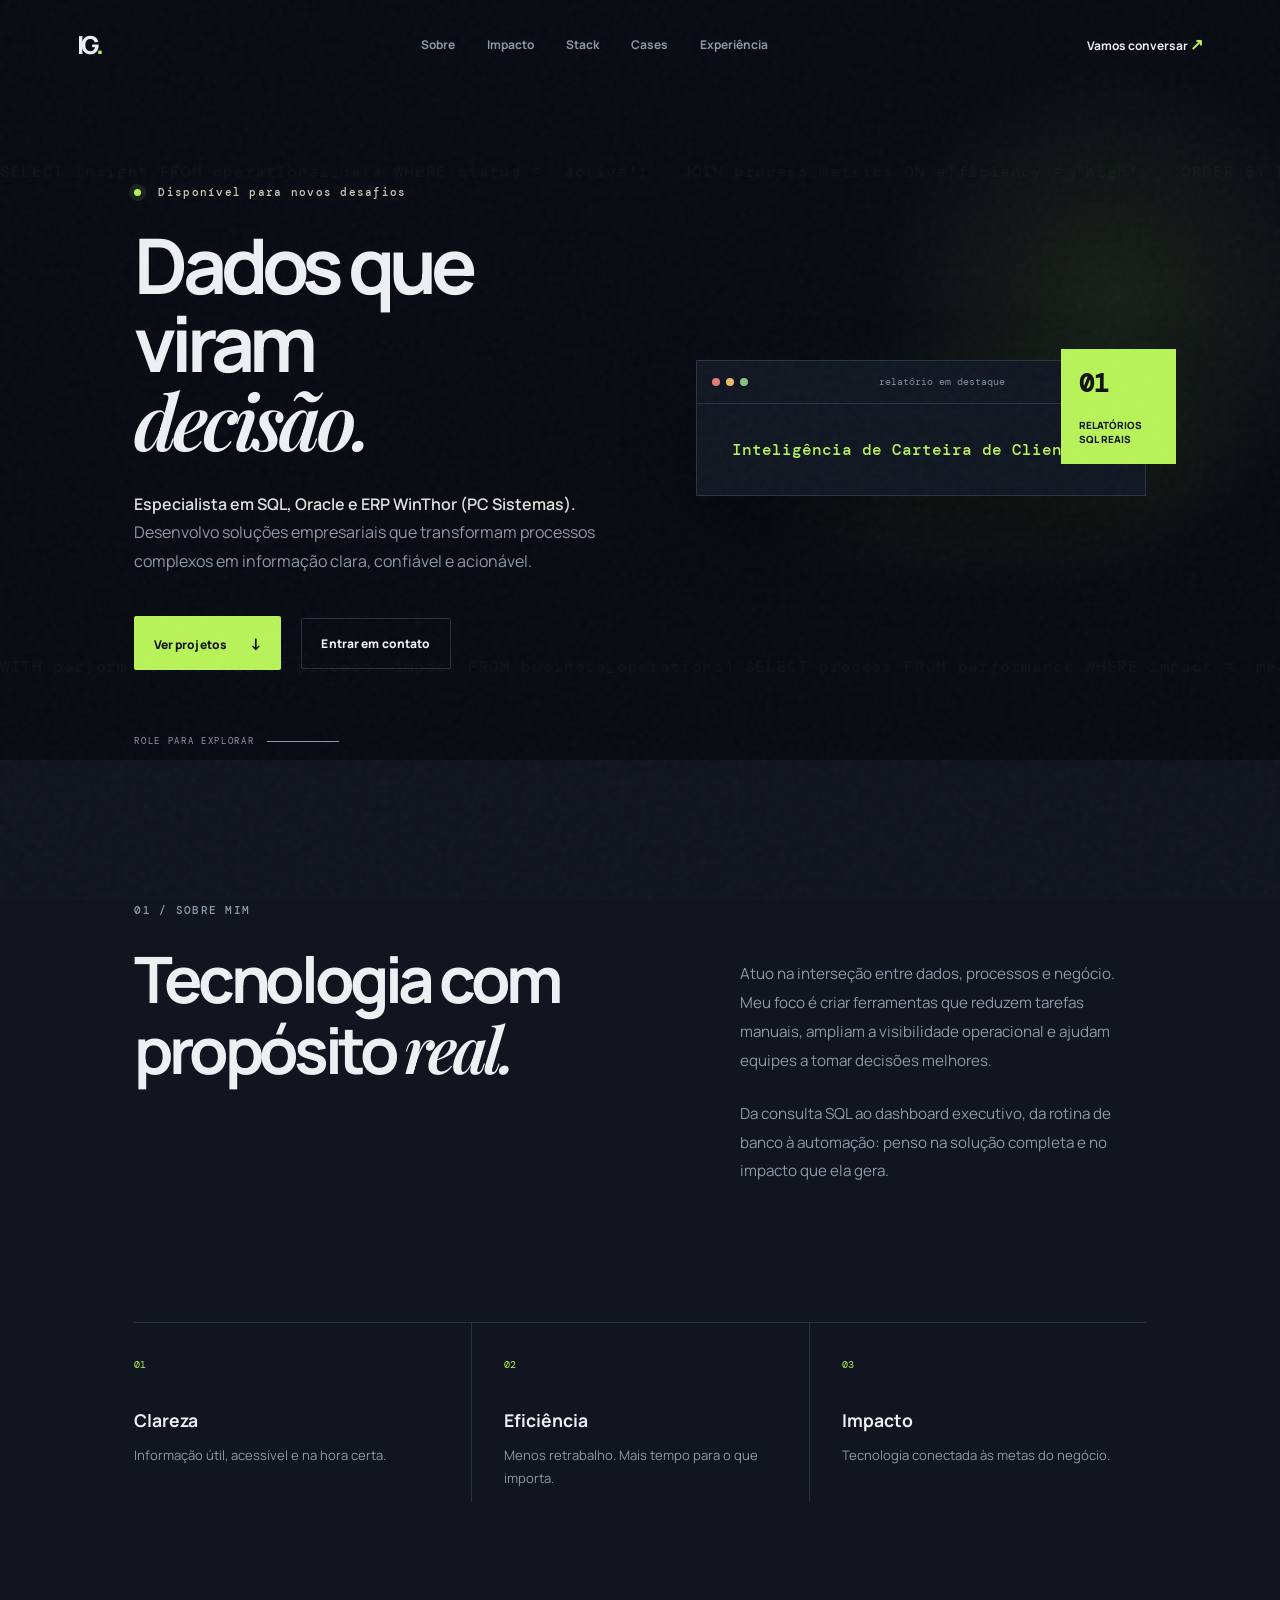
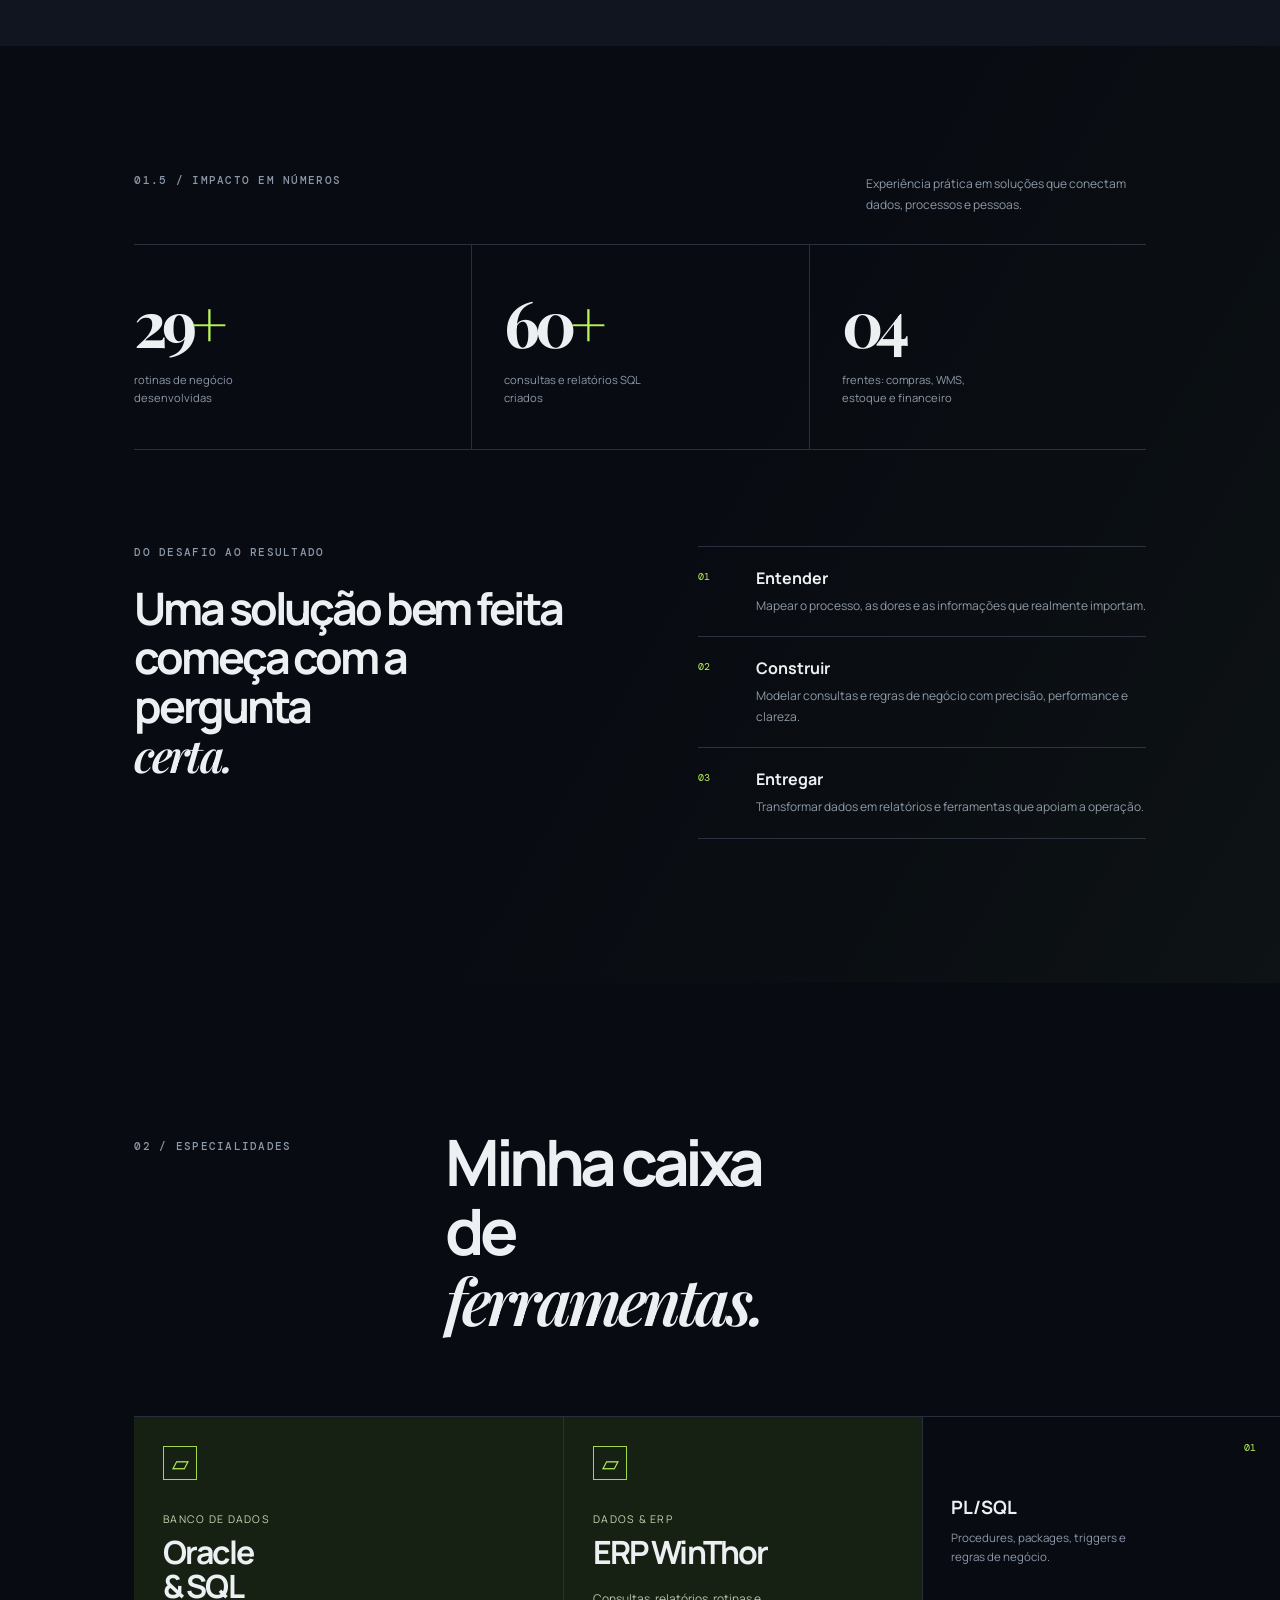
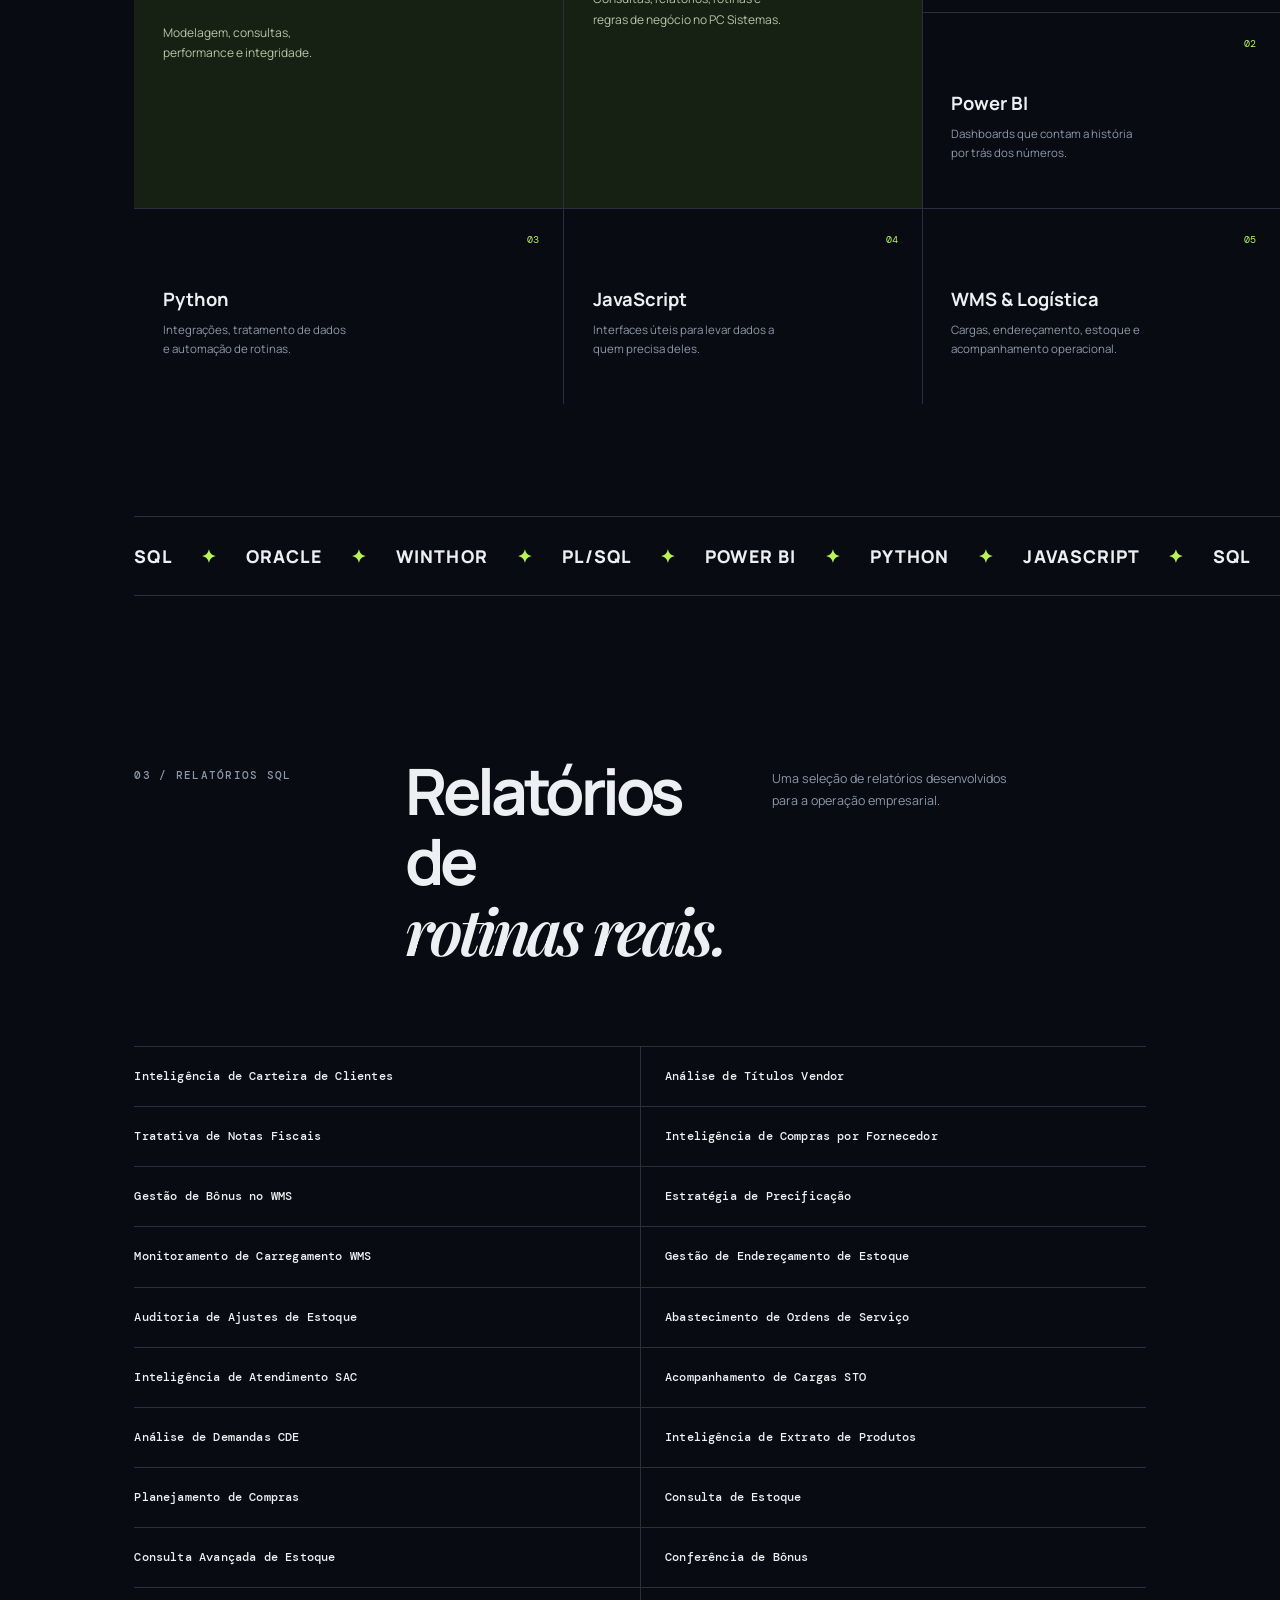
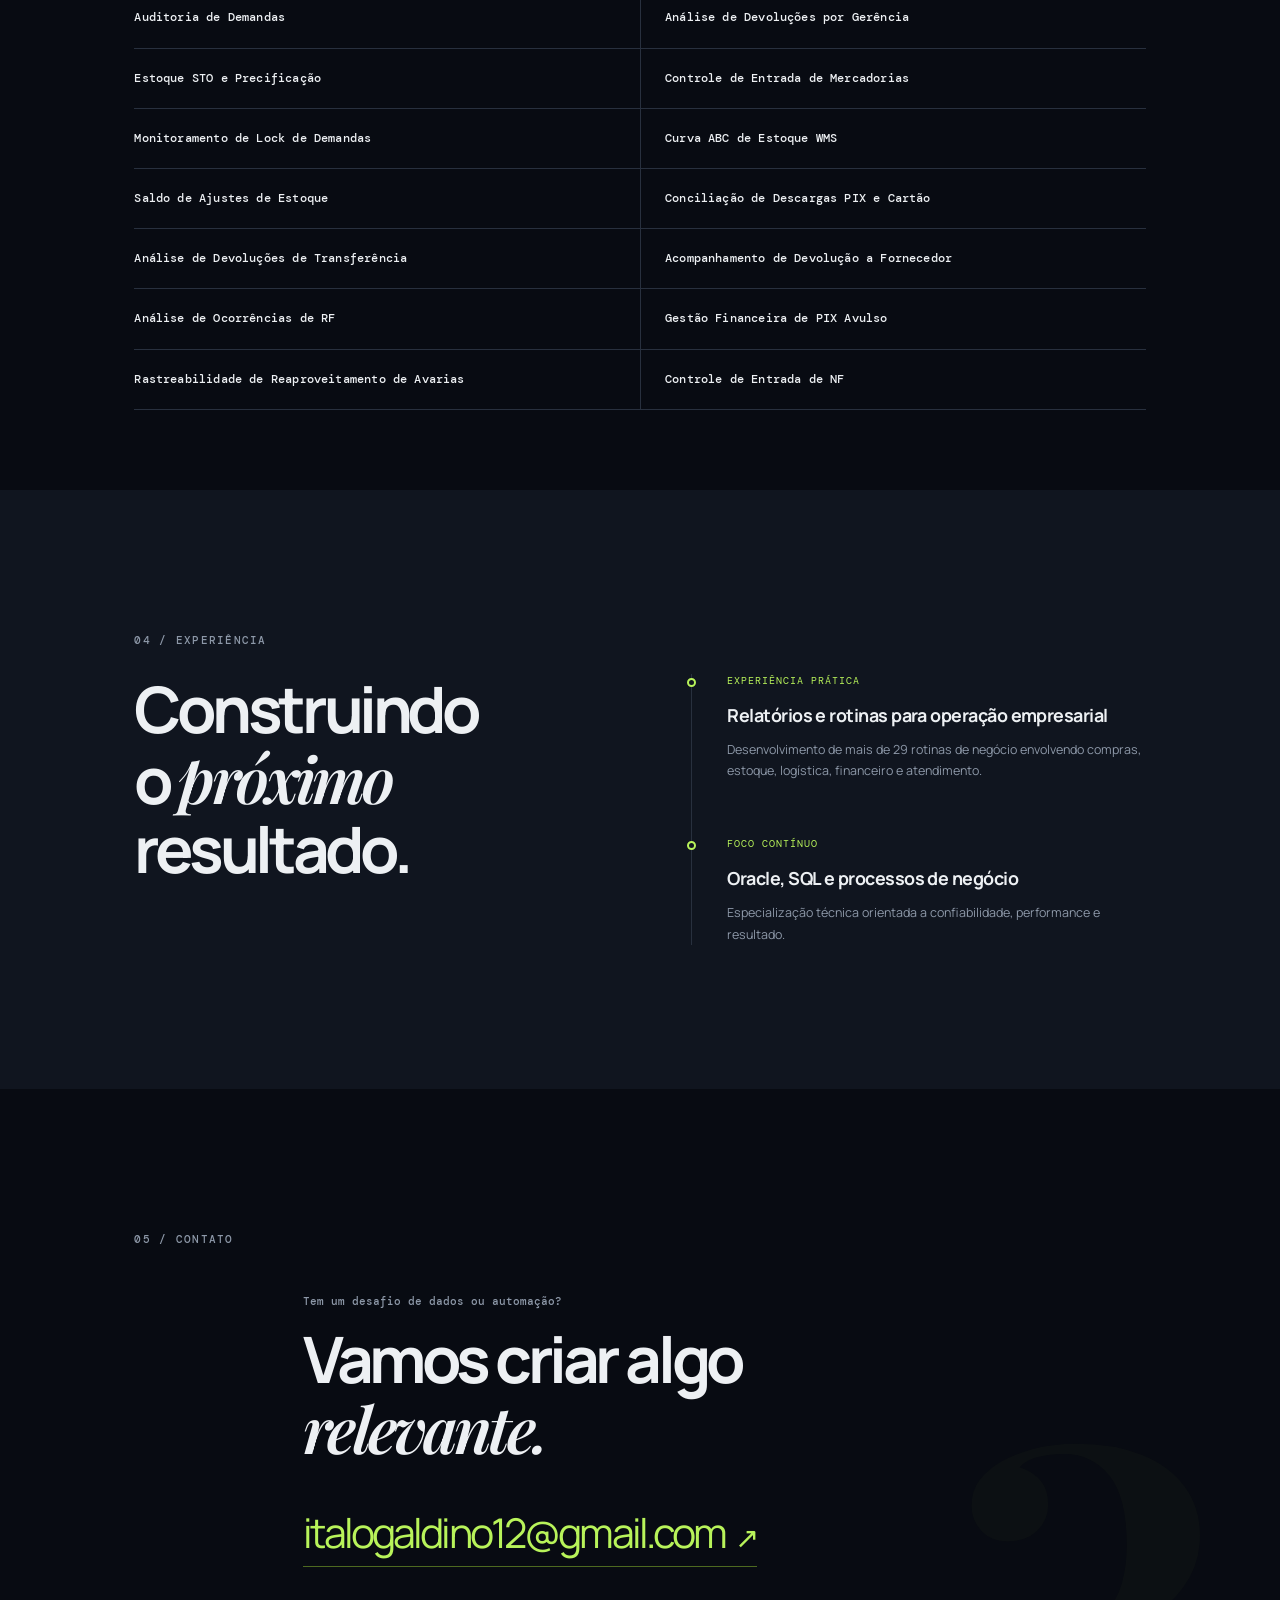
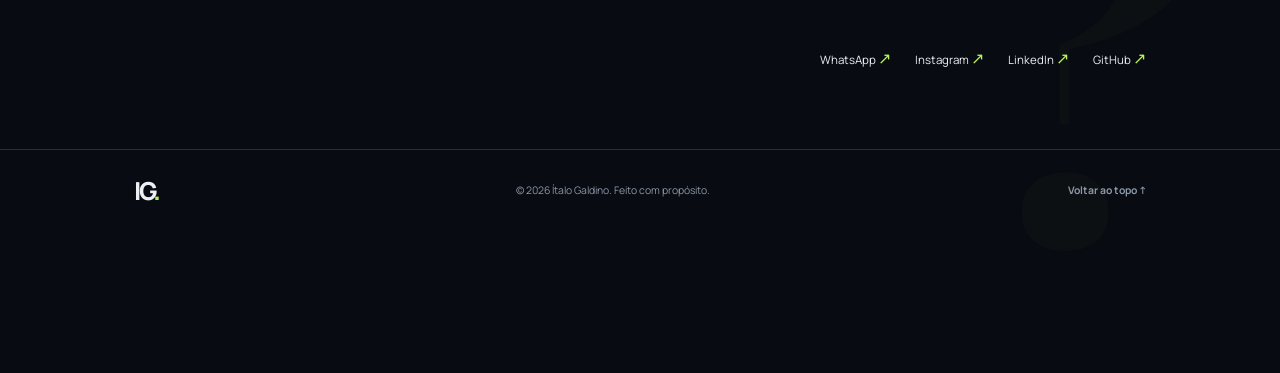
<file: index.html>
<!DOCTYPE html>
<html lang="pt-BR">
<head>
  <meta charset="UTF-8">
  <meta name="viewport" content="width=device-width, initial-scale=1.0">
  <meta name="description" content="Portfólio de Ítalo Galdino — especialista em SQL, Oracle e ERP WinThor para dados e automação empresarial.">
  <meta name="theme-color" content="#080b12">
  <meta property="og:title" content="Ítalo Galdino | Dados & Automação">
  <meta property="og:description" content="Especialista em SQL, Oracle e ERP WinThor para dados e automação empresarial.">
  <meta property="og:type" content="website">
  <title>Ítalo Galdino | Dados & Automação</title>
  <link rel="icon" href="favicon.svg" type="image/svg+xml">
  <link rel="stylesheet" href="style.css">
  <link rel="stylesheet" href="reports.css">
  <style>
    .scroll-label { bottom: .8rem; letter-spacing: .18em; }
    .scroll-label span { width: 72px; }
  </style>
</head>
<body>
  <a class="skip-link" href="#conteudo">Pular para o conteúdo</a>
  <div class="noise" aria-hidden="true"></div>
  <div class="sql-backdrop" aria-hidden="true">
    <div class="sql-backdrop-track">SELECT insight FROM operational_data WHERE status = 'active'; &nbsp; JOIN process_metrics ON efficiency = 'high'; &nbsp; ORDER BY business_value DESC; &nbsp; SELECT insight FROM operational_data WHERE status = 'active'; &nbsp; JOIN process_metrics ON efficiency = 'high'; &nbsp; ORDER BY business_value DESC;</div>
    <div class="sql-backdrop-track sql-backdrop-track-reverse">WITH performance AS (SELECT process, impact FROM business_operations) SELECT process FROM performance WHERE impact = 'measurable'; &nbsp; WITH performance AS (SELECT process, impact FROM business_operations) SELECT process FROM performance WHERE impact = 'measurable';</div>
  </div>
  <header class="topbar">
    <a class="brand" href="#inicio" aria-label="Início">IG<span>.</span></a>
    <nav class="nav" aria-label="Navegação principal">
      <a href="#sobre">Sobre</a><a href="#resultados">Impacto</a><a href="#tecnologias">Stack</a><a href="#projetos">Cases</a><a href="#experiencia">Experiência</a>
    </nav>
    <a class="nav-contact" href="#contato">Vamos conversar <span aria-hidden="true">↗</span></a>
    <button class="menu-toggle" aria-label="Abrir menu" aria-expanded="false"><span></span><span></span></button>
  </header>

  <main id="conteudo">
    <section class="hero section" id="inicio">
      <div class="hero-copy reveal">
        <p class="eyebrow"><i></i> Disponível para novos desafios</p>
        <h1>Dados que viram<br><em>decisão.</em></h1>
        <p class="hero-text"><strong>Especialista em SQL, Oracle e ERP WinThor (PC Sistemas).</strong> Desenvolvo soluções empresariais que transformam processos complexos em informação clara, confiável e acionável.</p>
        <div class="hero-actions"><a class="button button-primary" href="#projetos">Ver projetos <span>↓</span></a><a class="button button-ghost" href="#contato">Entrar em contato</a></div>
      </div>
      <div class="terminal-wrap reveal delay-1" aria-label="Relatórios SQL desenvolvidos por Ítalo Galdino, exibidos automaticamente">
        <div class="terminal">
          <div class="terminal-bar"><span></span><span></span><span></span><p id="terminal-file">relatorios</p></div>
          <pre><code id="terminal-code" aria-live="polite">Inteligência de Compras por Fornecedor</code></pre>
        </div>
        <div class="terminal-glow"></div>
        <div class="stat-card"><strong id="report-count">01</strong><span>relatórios<br>SQL reais</span></div>
      </div>
      <a class="scroll-label" href="#sobre">role para explorar <span></span></a>
    </section>

    <section class="intro section" id="sobre">
      <p class="section-label reveal">01 / SOBRE MIM</p>
      <div class="intro-grid">
        <h2 class="reveal">Tecnologia com<br>propósito <em>real.</em></h2>
        <div class="intro-copy reveal delay-1"><p>Atuo na interseção entre dados, processos e negócio. Meu foco é criar ferramentas que reduzem tarefas manuais, ampliam a visibilidade operacional e ajudam equipes a tomar decisões melhores.</p><p>Da consulta SQL ao dashboard executivo, da rotina de banco à automação: penso na solução completa e no impacto que ela gera.</p></div>
      </div>
      <div class="principles">
        <article class="reveal"><span>01</span><h3>Clareza</h3><p>Informação útil, acessível e na hora certa.</p></article>
        <article class="reveal delay-1"><span>02</span><h3>Eficiência</h3><p>Menos retrabalho. Mais tempo para o que importa.</p></article>
        <article class="reveal delay-2"><span>03</span><h3>Impacto</h3><p>Tecnologia conectada às metas do negócio.</p></article>
      </div>
    </section>

    <section class="proof section" id="resultados">
      <div class="proof-top reveal"><p class="section-label">01.5 / IMPACTO EM NÚMEROS</p><p>Experiência prática em soluções que conectam dados, processos e pessoas.</p></div>
      <div class="metrics reveal">
        <article><strong>29<span>+</span></strong><p>rotinas de negócio desenvolvidas</p></article>
        <article><strong>60<span>+</span></strong><p>consultas e relatórios SQL criados</p></article>
        <article><strong>04</strong><p>frentes: compras, WMS, estoque e financeiro</p></article>
      </div>
      <div class="workflow reveal">
        <div class="workflow-copy"><p class="section-label">DO DESAFIO AO RESULTADO</p><h2>Uma solução bem feita<br>começa com a pergunta<br><em>certa.</em></h2></div>
        <div class="workflow-steps">
          <article><span>01</span><div><h3>Entender</h3><p>Mapear o processo, as dores e as informações que realmente importam.</p></div></article>
          <article><span>02</span><div><h3>Construir</h3><p>Modelar consultas e regras de negócio com precisão, performance e clareza.</p></div></article>
          <article><span>03</span><div><h3>Entregar</h3><p>Transformar dados em relatórios e ferramentas que apoiam a operação.</p></div></article>
        </div>
      </div>
    </section>

    <section class="stack section" id="tecnologias">
      <div class="section-heading reveal"><p class="section-label">02 / ESPECIALIDADES</p><h2>Minha caixa<br>de <em>ferramentas.</em></h2></div>
      <div class="stack-grid">
        <article class="stack-featured reveal"><div class="icon icon-database">▱</div><p>Banco de dados</p><h3>Oracle<br>& SQL</h3><span>Modelagem, consultas, performance e integridade.</span></article>
        <article class="stack-featured reveal delay-1"><div class="icon icon-database">▱</div><p>Dados & ERP</p><h3>ERP WinThor</h3><span>Consultas, relatórios, rotinas e regras de negócio no PC Sistemas.</span></article>
        <article class="skill-card reveal delay-1"><span class="skill-number">01</span><h3>PL/SQL</h3><p>Procedures, packages, triggers e regras de negócio.</p></article>
        <article class="skill-card reveal delay-2"><span class="skill-number">02</span><h3>Power BI</h3><p>Dashboards que contam a história por trás dos números.</p></article>
        <article class="skill-card reveal delay-1"><span class="skill-number">03</span><h3>Python</h3><p>Integrações, tratamento de dados e automação de rotinas.</p></article>
        <article class="skill-card reveal delay-2"><span class="skill-number">04</span><h3>JavaScript</h3><p>Interfaces úteis para levar dados a quem precisa deles.</p></article>
        <article class="skill-card reveal"><span class="skill-number">05</span><h3>WMS & Logística</h3><p>Cargas, endereçamento, estoque e acompanhamento operacional.</p></article>
      </div>
      <div class="marquee" aria-label="Tecnologias"><div>SQL <b>✦</b> ORACLE <b>✦</b> WINTHOR <b>✦</b> PL/SQL <b>✦</b> POWER BI <b>✦</b> PYTHON <b>✦</b> JAVASCRIPT <b>✦</b> SQL <b>✦</b> ORACLE <b>✦</b> WINTHOR <b>✦</b> PL/SQL <b>✦</b> POWER BI <b>✦</b> PYTHON <b>✦</b> JAVASCRIPT <b>✦</b></div></div>
    </section>

    <section class="projects section" id="projetos">
      <div class="section-heading reveal"><p class="section-label">03 / RELATÓRIOS SQL</p><h2>Relatórios de<br><em>rotinas reais.</em></h2><p class="heading-side">Uma seleção de relatórios desenvolvidos para a operação empresarial.</p></div>
      <ul class="sql-report-list" aria-label="Relatórios SQL desenvolvidos">
        <li class="reveal">Inteligência de Carteira de Clientes</li><li class="reveal">Análise de Títulos Vendor</li><li class="reveal">Tratativa de Notas Fiscais</li><li class="reveal">Inteligência de Compras por Fornecedor</li><li class="reveal">Gestão de Bônus no WMS</li><li class="reveal">Estratégia de Precificação</li><li class="reveal">Monitoramento de Carregamento WMS</li><li class="reveal">Gestão de Endereçamento de Estoque</li><li class="reveal">Auditoria de Ajustes de Estoque</li><li class="reveal">Abastecimento de Ordens de Serviço</li><li class="reveal">Inteligência de Atendimento SAC</li><li class="reveal">Acompanhamento de Cargas STO</li><li class="reveal">Análise de Demandas CDE</li><li class="reveal">Inteligência de Extrato de Produtos</li><li class="reveal">Planejamento de Compras</li><li class="reveal">Consulta de Estoque</li><li class="reveal">Consulta Avançada de Estoque</li><li class="reveal">Conferência de Bônus</li><li class="reveal">Auditoria de Demandas</li><li class="reveal">Análise de Devoluções por Gerência</li><li class="reveal">Estoque STO e Precificação</li><li class="reveal">Controle de Entrada de Mercadorias</li><li class="reveal">Monitoramento de Lock de Demandas</li><li class="reveal">Curva ABC de Estoque WMS</li><li class="reveal">Saldo de Ajustes de Estoque</li><li class="reveal">Conciliação de Descargas PIX e Cartão</li><li class="reveal">Análise de Devoluções de Transferência</li><li class="reveal">Acompanhamento de Devolução a Fornecedor</li><li class="reveal">Análise de Ocorrências de RF</li><li class="reveal">Gestão Financeira de PIX Avulso</li><li class="reveal">Rastreabilidade de Reaproveitamento de Avarias</li><li class="reveal">Controle de Entrada de NF</li>
      </ul>
    </section>

    <section class="experience section" id="experiencia">
      <p class="section-label reveal">04 / EXPERIÊNCIA</p>
      <div class="experience-grid"><h2 class="reveal">Construindo<br>o <em>próximo</em><br>resultado.</h2><div class="timeline reveal delay-1"><article><span class="timeline-dot"></span><p>EXPERIÊNCIA PRÁTICA</p><h3>Relatórios e rotinas para operação empresarial</h3><div>Desenvolvimento de mais de 29 rotinas de negócio envolvendo compras, estoque, logística, financeiro e atendimento.</div></article><article><span class="timeline-dot"></span><p>FOCO CONTÍNUO</p><h3>Oracle, SQL e processos de negócio</h3><div>Especialização técnica orientada a confiabilidade, performance e resultado.</div></article></div></div>
    </section>

    <section class="contact section" id="contato">
      <p class="section-label reveal">05 / CONTATO</p>
      <div class="contact-content reveal"><p class="contact-pre">Tem um desafio de dados ou automação?</p><h2>Vamos criar algo<br><em>relevante.</em></h2><a class="email-placeholder" href="#" aria-label="Adicione seu e-mail aqui">italogaldino12@gmail.com <span>↗</span></a><p class="placeholder-note"></p></div>
      <div class="contact-links reveal"><a href="https://wa.me/5561994094764?text=Olá%20Ítalo!%20Vi%20seu%20portfólio%20e%20gostaria%20de%20conversar%20sobre%20uma%20solução%20de%20dados%20ou%20automação." target="_blank" rel="noopener">WhatsApp <span>↗</span></a><a href="https://www.instagram.com/ti.italo/" target="_blank" rel="noopener">Instagram <span>↗</span></a><a href="https://www.linkedin.com/in/italogaldino/" target="_blank" rel="noopener">LinkedIn <span>↗</span></a><a href="https://github.com/italogaldino-cmd" target="_blank" rel="noopener">GitHub <span>↗</span></a></div>
    </section>
  </main>
  <footer><a class="brand" href="#inicio">IG<span>.</span></a><p>© <span id="year"></span> Ítalo Galdino. Feito com propósito.</p><a href="#inicio">Voltar ao topo ↑</a></footer>
  <script src="script.js"></script>
</body>
</html>
</file>
<file: style.css>
@import url('https://fonts.googleapis.com/css2?family=DM+Mono:wght@400;500&family=Manrope:wght@400;500;600;700;800&family=Playfair+Display:ital,wght@0,600;0,700;1,600;1,700&display=swap');
.proof{padding-top:8rem;padding-bottom:9rem;position:relative;overflow:hidden}.proof:before{content:'';position:absolute;inset:0;background:linear-gradient(120deg,transparent 45%,rgba(184,243,90,.035));pointer-events:none}.proof-top{display:flex;justify-content:space-between;align-items:flex-start;border-bottom:1px solid var(--line);padding-bottom:1.8rem}.proof-top .section-label{margin:0}.proof-top>p:last-child{margin:0;max-width:280px;color:var(--muted);font-size:.75rem;line-height:1.7}.metrics{display:grid;grid-template-columns:repeat(3,1fr);border-bottom:1px solid var(--line)}.metrics article{padding:2.8rem 2rem 2.6rem 0}.metrics article+article{padding-left:2rem;border-left:1px solid var(--line)}.metrics strong{font:700 clamp(3rem,5vw,5.2rem) var(--serif);letter-spacing:-.09em;color:var(--text);line-height:1}.metrics strong span{color:var(--accent)}.metrics p{max-width:150px;margin:1.1rem 0 0;color:var(--muted);font-size:.7rem;line-height:1.6}.workflow{display:grid;grid-template-columns:1fr 1fr;gap:9vw;padding-top:6rem}.workflow-copy .section-label{margin-bottom:1.5rem}.workflow-copy h2{font-size:clamp(2.1rem,3.5vw,3.7rem);line-height:1.1;letter-spacing:-.07em;margin:0}.workflow-steps{border-top:1px solid var(--line)}.workflow-steps article{display:grid;grid-template-columns:42px 1fr;gap:1rem;padding:1.25rem 0;border-bottom:1px solid var(--line);transition:padding .25s}.workflow-steps article:hover{padding-left:.6rem}.workflow-steps span{font:400 .63rem var(--mono);color:var(--accent);padding-top:.2rem}.workflow-steps h3{font-size:1rem;margin:0 0 .45rem}.workflow-steps p{font-size:.75rem;color:var(--muted);line-height:1.7;margin:0}.marquee:hover div{animation-play-state:paused}@media(max-width:760px){.proof{padding-top:6rem;padding-bottom:6rem}.proof-top{display:block}.proof-top>p:last-child{margin-top:1rem}.metrics{grid-template-columns:1fr}.metrics article,.metrics article+article{padding:1.5rem 0;border-left:0;border-bottom:1px solid var(--line)}.metrics article:last-child{border-bottom:0}.workflow{grid-template-columns:1fr;gap:2.5rem;padding-top:4rem}}
:root{--bg:#080b12;--surface:#10151f;--surface2:#151b26;--text:#edf0f3;--muted:#8d98a8;--line:#28303e;--accent:#b8f35a;--accent-dark:#1c2510;--serif:'Playfair Display',Georgia,serif;--sans:Manrope,Arial,sans-serif;--mono:'DM Mono',monospace}*{box-sizing:border-box}html{scroll-behavior:smooth}body{margin:0;background:var(--bg);color:var(--text);font-family:var(--sans);overflow-x:hidden}.noise{position:fixed;inset:0;pointer-events:none;opacity:.035;z-index:9;background-image:url("data:image/svg+xml,%3Csvg viewBox='0 0 160 160' xmlns='http://www.w3.org/2000/svg'%3E%3Cfilter id='n'%3E%3CfeTurbulence type='fractalNoise' baseFrequency='.85' numOctaves='4' stitchTiles='stitch'/%3E%3C/filter%3E%3Crect width='100%25' height='100%25' filter='url(%23n)' opacity='.9'/%3E%3C/svg%3E")}.skip-link{position:absolute;left:-9999px}.skip-link:focus{left:1rem;top:1rem;z-index:20;background:var(--accent);color:#000;padding:.8rem}.topbar{height:88px;padding:0 clamp(1.5rem,6vw,7rem);display:flex;align-items:center;justify-content:space-between;position:absolute;top:0;width:100%;z-index:5}.brand{font-size:1.55rem;font-weight:800;letter-spacing:-.1em;color:var(--text);text-decoration:none}.brand span{color:var(--accent)}.nav{display:flex;gap:2rem}.nav a,.nav-contact,footer a{color:var(--muted);text-decoration:none;font-size:.75rem;font-weight:700;transition:color .2s}.nav a:hover,.nav-contact:hover,footer a:hover{color:var(--accent)}.nav-contact{color:var(--text)}.nav-contact span,.contact-links span{color:var(--accent);font-size:1rem}.menu-toggle{display:none;background:none;border:0}.section{padding-left:clamp(1.5rem,10.5vw,12rem);padding-right:clamp(1.5rem,10.5vw,12rem)}.hero{min-height:760px;display:grid;grid-template-columns:1.05fr .95fr;align-items:center;gap:5vw;position:relative;padding-top:6rem}.hero:before{content:'';position:absolute;width:42vw;height:42vw;border-radius:50%;background:radial-gradient(circle,rgba(184,243,90,.09),transparent 67%);top:4%;right:-8%;pointer-events:none}.eyebrow,.section-label{font:500 .66rem var(--mono);letter-spacing:.12em;color:var(--muted);margin:0 0 1.7rem}.eyebrow{color:#c4cfba}.eyebrow i{display:inline-block;width:7px;height:7px;border-radius:50%;background:var(--accent);margin-right:.55rem;box-shadow:0 0 0 5px rgba(184,243,90,.1)}h1,h2,h3,p{margin-top:0}h1{font-size:clamp(3.4rem,6vw,6.5rem);line-height:1.01;letter-spacing:-.075em;margin-bottom:1.8rem;font-weight:700}em{font-family:var(--serif);font-weight:600;letter-spacing:-.06em}.hero-text{max-width:520px;color:var(--muted);font-size:1rem;line-height:1.8}.hero-text strong{color:#dce3df;font-weight:600}.hero-actions{display:flex;align-items:center;gap:1.25rem;margin-top:2.5rem}.button{padding:1rem 1.2rem;border-radius:2px;text-decoration:none;font-size:.75rem;font-weight:800;letter-spacing:.01em;transition:transform .2s,background .2s}.button:hover{transform:translateY(-3px)}.button-primary{background:var(--accent);color:#111}.button-primary span{font-size:1rem;margin-left:1.3rem}.button-ghost{color:var(--text);border:1px solid var(--line)}.button-ghost:hover{background:var(--surface)}.terminal-wrap{position:relative}.terminal{background:#111722;border:1px solid #293343;box-shadow:0 30px 70px rgba(0,0,0,.35);position:relative;z-index:1}.terminal-bar{height:43px;border-bottom:1px solid #293343;display:flex;align-items:center;padding:0 15px;gap:6px}.terminal-bar span{width:8px;height:8px;border-radius:50%;background:#536072}.terminal-bar span:first-child{background:#e17d75}.terminal-bar span:nth-child(2){background:#e7bc6c}.terminal-bar span:nth-child(3){background:#8bbf81}.terminal-bar p{font:400 .62rem var(--mono);color:#8290a0;margin:0 auto}.terminal pre{font:400 clamp(.7rem,1vw,.88rem) var(--mono);line-height:1.8;padding:2rem 2.2rem;margin:0;overflow:auto;color:#d2d8df}.terminal b{color:#b8f35a;font-weight:500}.terminal mark{background:none;color:#eebc83}.output{color:#8090a1}.cursor{color:var(--accent);animation:blink 1s infinite}.terminal-glow{position:absolute;width:80%;height:80%;background:var(--accent);opacity:.09;filter:blur(65px);right:-8%;bottom:-20%;z-index:0}.stat-card{position:absolute;right:-1.9rem;bottom:2rem;background:var(--accent);color:#111;width:115px;height:115px;padding:18px;z-index:2;display:flex;flex-direction:column;justify-content:space-between}.stat-card strong{font:700 1.55rem var(--mono)}.stat-card span{font-size:.62rem;line-height:1.35;font-weight:800;text-transform:uppercase}.scroll-label{position:absolute;bottom:2.2rem;left:clamp(1.5rem,10.5vw,12rem);text-transform:uppercase;text-decoration:none;color:var(--muted);font:400 .58rem var(--mono);letter-spacing:.1em;display:flex;align-items:center;gap:.8rem}.scroll-label span{width:45px;height:1px;background:var(--muted)}.intro{padding-top:9rem;padding-bottom:9rem;background:var(--surface)}.intro-grid{display:grid;grid-template-columns:1fr .85fr;gap:10vw}.intro h2,.section-heading h2,.experience h2,.contact h2{font-size:clamp(2.7rem,5vw,5rem);line-height:1.08;letter-spacing:-.07em;margin:0}.intro-copy{padding-top:1rem}.intro-copy p{color:var(--muted);line-height:1.9;font-size:.95rem;margin-bottom:1.5rem}.principles{display:grid;grid-template-columns:repeat(3,1fr);margin-top:7rem;border-top:1px solid var(--line)}.principles article{padding:1.7rem 2rem 0 0}.principles article+article{border-left:1px solid var(--line);padding-left:2rem}.principles span,.skill-number{font:400 .65rem var(--mono);color:var(--accent)}.principles h3{font-size:1.1rem;margin:2.2rem 0 .8rem}.principles p{color:var(--muted);font-size:.82rem;line-height:1.7}.stack{padding-top:9rem;padding-right:0;overflow:hidden}.section-heading{display:grid;grid-template-columns:1fr 1.4fr 1fr;gap:2rem;align-items:start;padding-right:clamp(1.5rem,10.5vw,12rem)}.section-heading .section-label{margin-top:.8rem}.heading-side{color:var(--muted);font-size:.78rem;line-height:1.8;padding-top:.7rem}.stack-grid{display:grid;grid-template-columns:1.2fr 1fr 1fr;grid-auto-rows:195px;gap:1px;background:var(--line);border-top:1px solid var(--line);margin-top:5rem}.stack-grid article{background:var(--bg);padding:1.8rem;position:relative;transition:background .25s}.stack-grid article:hover{background:var(--surface2)}.stack-featured{grid-row:span 2;background:#172113!important}.stack-featured p{font-size:.66rem;text-transform:uppercase;letter-spacing:.12em;color:#c7d5af;margin-top:2rem}.stack-featured h3{font-size:2rem;line-height:1.05;letter-spacing:-.06em;margin:.6rem 0 1.2rem}.stack-featured>span{color:#b7c3a5;font-size:.75rem;line-height:1.7;display:block;max-width:200px}.icon{width:34px;height:34px;border:1px solid #a1d74b;color:var(--accent);display:flex;align-items:center;justify-content:center;font-size:1.4rem}.skill-card h3{font-size:1.15rem;margin:3rem 0 .6rem}.skill-card p{color:var(--muted);font-size:.72rem;line-height:1.6;max-width:190px}.skill-number{position:absolute;right:1.5rem;top:1.5rem}.marquee{margin-top:7rem;border-top:1px solid var(--line);border-bottom:1px solid var(--line);overflow:hidden;white-space:nowrap;padding:1.7rem 0}.marquee div{font-size:1.1rem;font-weight:800;letter-spacing:.06em;animation:move 25s linear infinite;display:inline-block}.marquee b{color:var(--accent);margin:0 1.5rem}.projects{padding-top:10rem;padding-bottom:5rem}.project-list{margin-top:5rem;border-top:1px solid var(--line)}.project{min-height:185px;display:grid;grid-template-columns:.28fr .65fr 1.45fr .18fr;align-items:center;gap:2rem;border-bottom:1px solid var(--line);transition:background .2s;padding:1rem 0}.project:hover{background:var(--surface);padding-left:1rem;padding-right:1rem}.project-index{font:400 .68rem var(--mono);color:var(--accent)}.project-visual{height:125px;background:var(--surface2);position:relative;overflow:hidden}.project-visual>b{position:absolute;right:10px;top:9px;color:var(--accent);font:700 .7rem var(--mono)}.mini-chart{height:75px;position:absolute;bottom:12px;left:14px;right:14px;display:flex;align-items:end;gap:6px;border-bottom:1px solid #526046}.mini-chart span{background:var(--accent);width:100%;opacity:.75}.warehouse{display:grid;grid-template-columns:repeat(3,1fr);gap:6px;padding:28px 15px}.warehouse i{height:21px;background:#68745a;border-left:3px solid var(--accent);opacity:.75}.automation-path{position:absolute;width:70%;height:1px;background:var(--accent);left:15%;top:60%;display:flex;justify-content:space-between;align-items:center}.automation-path i{width:14px;height:14px;border:2px solid var(--accent);border-radius:50%;background:var(--surface2)}.project-info p{font:500 .62rem var(--mono);letter-spacing:.1em;color:var(--accent);margin-bottom:.7rem}.project-info h3{font-size:1.35rem;letter-spacing:-.045em;margin-bottom:.65rem}.project-info span{font:400 .65rem var(--mono);color:var(--muted)}.project>a{font-size:1.5rem;color:var(--text);text-decoration:none;transition:color .2s}.project>a:hover{color:var(--accent)}.experience{background:var(--surface);padding-top:9rem;padding-bottom:9rem}.experience-grid{display:grid;grid-template-columns:1fr 1fr;gap:8vw}.timeline{border-left:1px solid var(--line);padding-left:2.2rem}.timeline article{position:relative;padding-bottom:3.5rem}.timeline article:last-child{padding-bottom:0}.timeline-dot{width:9px;height:9px;border:2px solid var(--accent);background:var(--surface);position:absolute;left:-2.5rem;top:4px;border-radius:50%}.timeline p{font:400 .62rem var(--mono);letter-spacing:.1em;color:var(--accent);margin-bottom:1rem}.timeline h3{font-size:1.12rem;letter-spacing:-.03em;margin-bottom:.75rem}.timeline div{color:var(--muted);font-size:.78rem;line-height:1.7}.contact{padding-top:9rem;padding-bottom:4rem;min-height:660px;position:relative}.contact:after{content:'?';font:700 32rem var(--serif);color:rgba(184,243,90,.025);position:absolute;right:5%;bottom:-14rem;pointer-events:none}.contact-content{position:relative;z-index:1;margin-left:16.7%}.contact-pre{font:500 .7rem var(--mono);color:var(--muted);margin:3rem 0 1rem}.email-placeholder{font-size:clamp(1.45rem,3.2vw,3.4rem);color:var(--accent);text-decoration:none;letter-spacing:-.07em;border-bottom:1px solid #4d6920;padding-bottom:.35rem;display:inline-block;margin-top:2.5rem;transition:color .2s}.email-placeholder:hover{color:#d7ff94}.email-placeholder span{font-family:var(--sans);font-size:.7em;margin-left:.3rem}.placeholder-note{font-size:.65rem;color:var(--muted);margin-top:1rem}.contact-links{position:absolute;right:clamp(1.5rem,10.5vw,12rem);bottom:5rem;z-index:2;display:flex;gap:1.5rem}.contact-links a{color:var(--text);font-size:.72rem;text-decoration:none}.contact-links a:hover{color:var(--accent)}footer{border-top:1px solid var(--line);padding:1.5rem clamp(1.5rem,10.5vw,12rem);display:flex;justify-content:space-between;align-items:center}footer p{margin:0;font-size:.65rem;color:var(--muted)}footer a{font-size:.65rem}.reveal{opacity:0;transform:translateY(20px);transition:opacity .7s ease,transform .7s ease}.reveal.visible{opacity:1;transform:none}.delay-1{transition-delay:.12s}.delay-2{transition-delay:.24s}@keyframes blink{50%{opacity:0}}@keyframes move{to{transform:translateX(-50%)}}@media(max-width:760px){.topbar{height:68px}.nav,.nav-contact{display:none}.menu-toggle{display:flex;width:32px;height:26px;flex-direction:column;justify-content:center;gap:6px}.menu-toggle span{height:1px;width:100%;background:var(--text)}.nav.open{position:absolute;display:flex;flex-direction:column;gap:1.2rem;top:68px;left:0;width:100%;padding:1.6rem;background:#10151f;border-bottom:1px solid var(--line)}.hero{grid-template-columns:1fr;min-height:auto;padding-top:9rem;padding-bottom:8rem}.terminal-wrap{width:94%;margin:1.5rem auto 0}.stat-card{right:-1rem;bottom:-1rem;width:90px;height:90px;padding:12px}.scroll-label{display:none}.intro,.stack,.projects,.experience,.contact{padding-top:6rem;padding-bottom:6rem}.intro-grid,.experience-grid{grid-template-columns:1fr;gap:2.5rem}.principles{margin-top:4rem;grid-template-columns:1fr}.principles article,.principles article+article{border-left:0;border-bottom:1px solid var(--line);padding:1.5rem 0}.section-heading{grid-template-columns:1fr;gap:.7rem}.section-heading .section-label{margin:0}.heading-side{max-width:330px}.stack-grid{grid-template-columns:1fr 1fr;grid-auto-rows:180px;margin-top:3.5rem}.stack-featured{grid-column:span 2;grid-row:auto}.stack-featured h3{font-size:1.8rem}.project{grid-template-columns:25px 100px 1fr 18px;gap:.8rem}.project-visual{height:90px}.project-info h3{font-size:1rem}.project-info span{font-size:.55rem}.mini-chart{height:52px}.warehouse{padding:16px 10px;gap:4px}.warehouse i{height:16px}.contact-content{margin-left:0}.contact-links{position:relative;right:auto;bottom:auto;margin-top:4rem;gap:2rem}footer{gap:1rem;flex-wrap:wrap}footer p{order:3;width:100%}}
</file>
<file: reports.css>
.sql-backdrop{position:fixed;inset:0;z-index:0;overflow:hidden;pointer-events:none;opacity:.032;color:#b8f35a;font:500 1rem/2.4 var(--mono);letter-spacing:.04em;white-space:nowrap}.sql-backdrop-track{position:absolute;top:17%;animation:sql-drift 70s linear infinite}.sql-backdrop-track-reverse{top:72%;animation-direction:reverse;animation-duration:86s}main,footer{position:relative;z-index:1}.sql-report-list{list-style:none;margin:5rem 0 0;padding:0;border-top:1px solid var(--line);display:grid;grid-template-columns:repeat(2,minmax(0,1fr))}.sql-report-list li{margin:0;padding:1.25rem 1.5rem 1.25rem 0;border-bottom:1px solid var(--line);font:500 .75rem/1.6 var(--mono);color:var(--text);letter-spacing:.015em}.sql-report-list li:nth-child(even){padding-left:1.5rem;border-left:1px solid var(--line)}#terminal-code{color:var(--accent);white-space:normal;font:500 clamp(.8rem,1.25vw,1rem)/1.7 var(--mono)}@keyframes sql-drift{from{transform:translateX(8vw)}to{transform:translateX(-58%)}}@media(prefers-reduced-motion:reduce){.sql-backdrop-track{animation:none}}@media(max-width:760px){.sql-backdrop{font-size:.7rem;opacity:.025}.sql-report-list{grid-template-columns:1fr;margin-top:3.5rem}.sql-report-list li,.sql-report-list li:nth-child(even){padding:1rem 0;border-left:0}}
</file>
